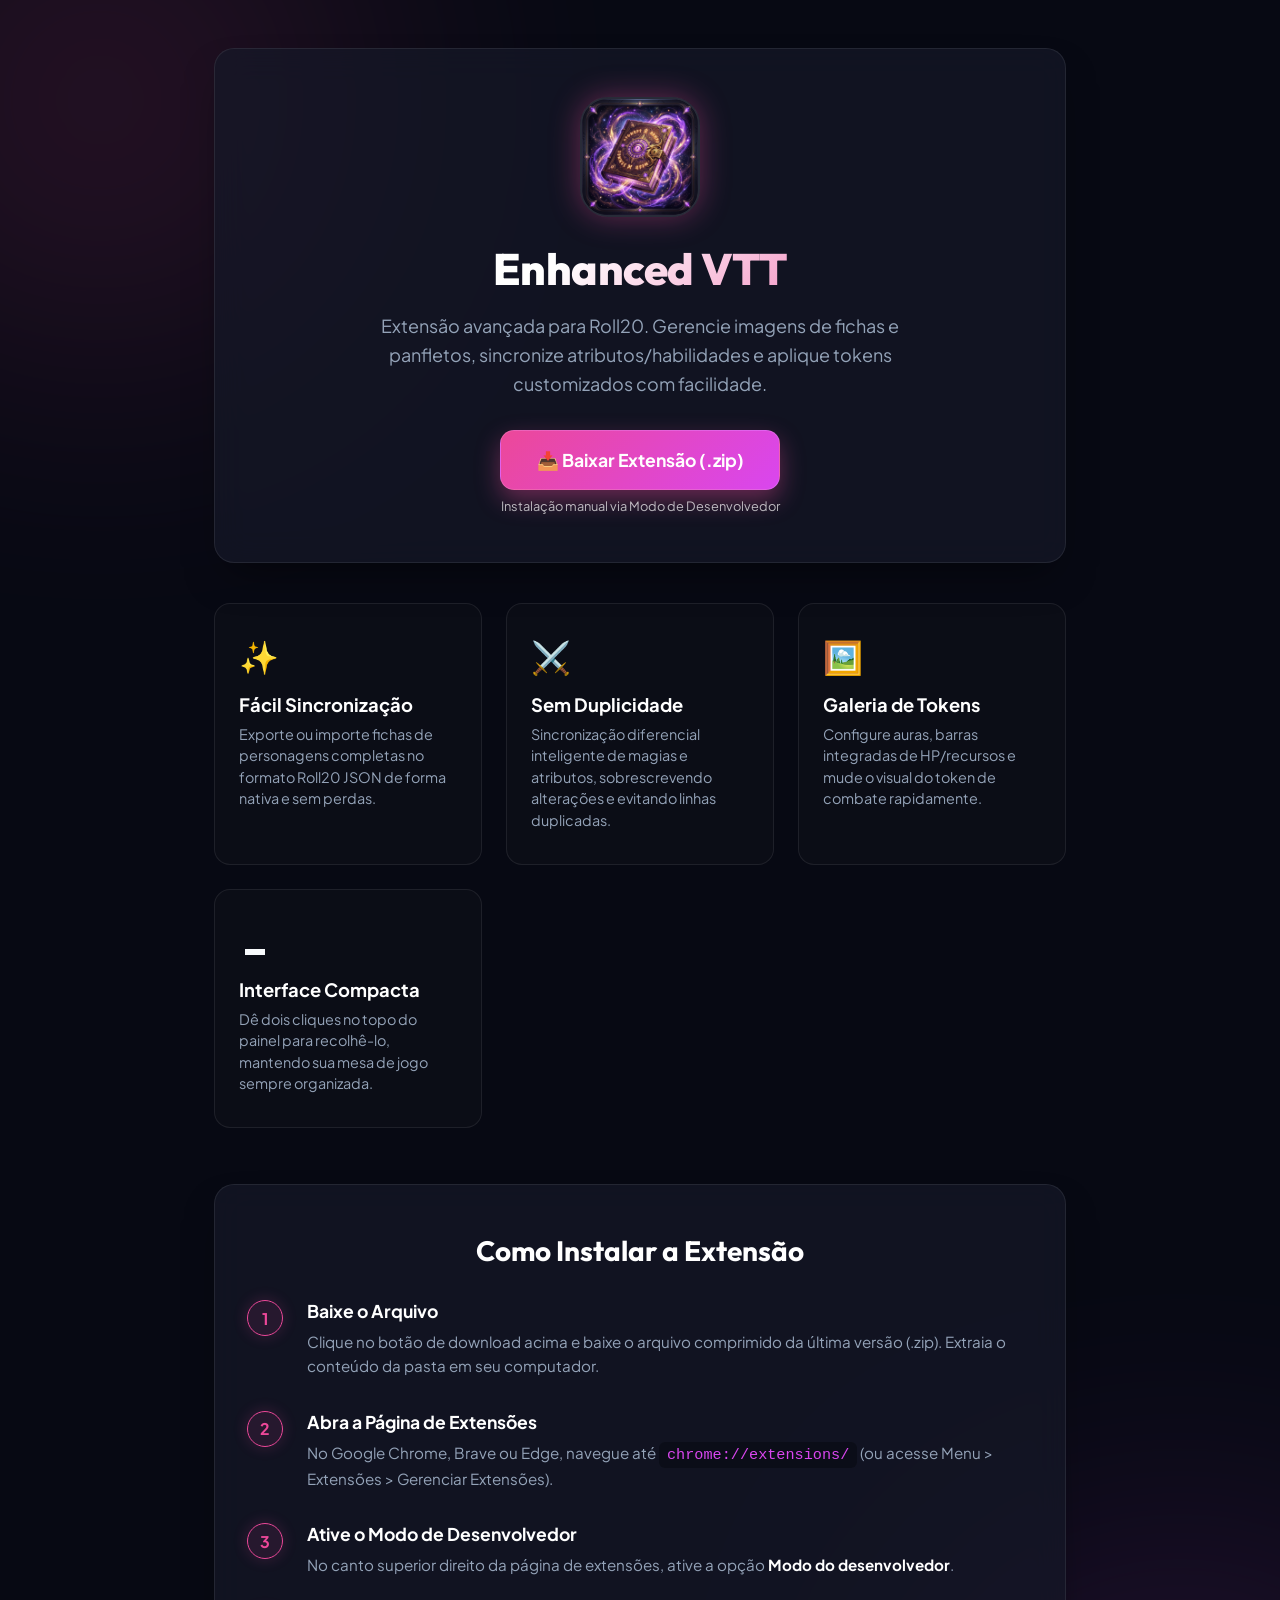
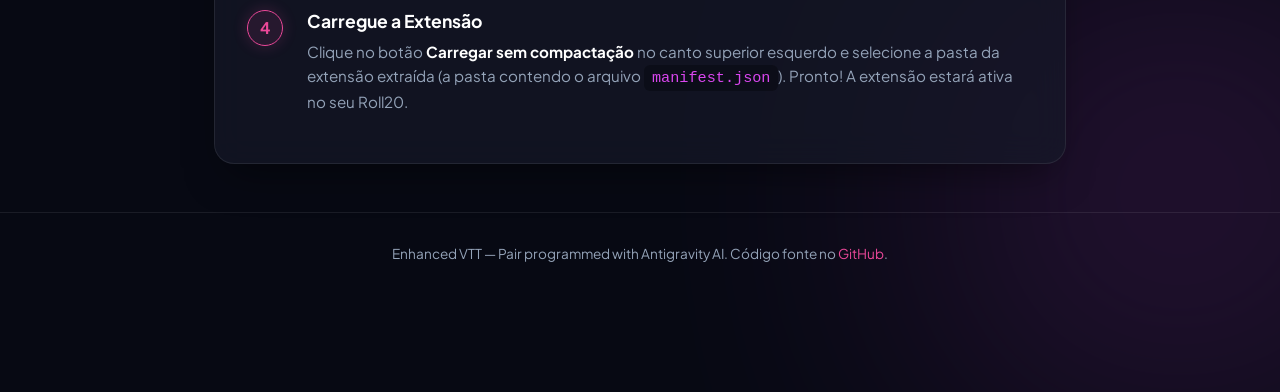
<file: docs/index.html>
<!DOCTYPE html>
<html lang="pt-BR">
<head>
  <meta charset="UTF-8">
  <meta name="viewport" content="width=device-width, initial-scale=1.0">
  <title>Enhanced VTT - Utilitário de Fichas & Tokens para Roll20</title>
  
  <!-- Fontes -->
  <link rel="preconnect" href="https://fonts.googleapis.com">
  <link rel="preconnect" href="https://fonts.gstatic.com" crossorigin>
  <link href="https://fonts.googleapis.com/css2?family=Outfit:wght@300;400;600;800&family=Plus+Jakarta+Sans:wght@300;400;600;700&display=swap" rel="stylesheet">
  
  <style>
    :root {
      --bg-dark: #070913;
      --bg-surface: rgba(22, 25, 41, 0.7);
      --primary: #ec4899;
      --primary-glow: rgba(236, 72, 153, 0.4);
      --secondary: #d946ef;
      --text-main: #f8fafc;
      --text-muted: #94a3b8;
      --border: rgba(255, 255, 255, 0.08);
      --radius: 20px;
    }

    * {
      box-sizing: border-box;
      margin: 0;
      padding: 0;
    }

    body {
      background-color: var(--bg-dark);
      color: var(--text-main);
      font-family: 'Plus Jakarta Sans', sans-serif;
      min-height: 100vh;
      display: flex;
      flex-direction: column;
      align-items: center;
      overflow-x: hidden;
      position: relative;
    }

    /* Background Glow Effects */
    body::before, body::after {
      content: "";
      position: absolute;
      width: 400px;
      height: 400px;
      border-radius: 50%;
      filter: blur(150px);
      z-index: -1;
      opacity: 0.25;
    }
    body::before {
      top: -100px;
      left: -100px;
      background: var(--primary);
    }
    body::after {
      bottom: -100px;
      right: -100px;
      background: var(--secondary);
    }

    .container {
      max-width: 900px;
      width: 100%;
      padding: 3rem 1.5rem;
      display: flex;
      flex-direction: column;
      align-items: center;
      text-align: center;
    }

    /* Glass Header Card */
    .hero-card {
      background: var(--bg-surface);
      backdrop-filter: blur(16px);
      -webkit-backdrop-filter: blur(16px);
      border: 1px solid var(--border);
      border-radius: var(--radius);
      padding: 3rem 2rem;
      width: 100%;
      box-shadow: 0 20px 40px -15px rgba(0,0,0,0.5);
      margin-bottom: 2.5rem;
      transition: transform 0.3s ease;
    }

    .logo-container {
      width: 120px;
      height: 120px;
      margin-bottom: 1.5rem;
      position: relative;
      display: inline-block;
    }

    .logo {
      width: 100%;
      height: 100%;
      border-radius: 28px;
      object-fit: cover;
      box-shadow: 0 0 30px var(--primary-glow);
      border: 2px solid rgba(255,255,255,0.1);
    }

    h1 {
      font-family: 'Outfit', sans-serif;
      font-size: 2.75rem;
      font-weight: 800;
      letter-spacing: -0.5px;
      margin-bottom: 1rem;
      background: linear-gradient(135deg, #ffffff 40%, var(--primary) 100%);
      -webkit-background-clip: text;
      -webkit-text-fill-color: transparent;
    }

    .subtitle {
      font-size: 1.125rem;
      color: var(--text-muted);
      max-width: 600px;
      margin: 0 auto 2rem auto;
      line-height: 1.6;
    }

    /* Download Button */
    .download-btn {
      display: inline-flex;
      align-items: center;
      gap: 12px;
      background: linear-gradient(135deg, var(--primary) 0%, var(--secondary) 100%);
      color: #ffffff;
      padding: 1.1rem 2.2rem;
      border-radius: 14px;
      font-size: 1.1rem;
      font-weight: 700;
      text-decoration: none;
      box-shadow: 0 10px 25px var(--primary-glow);
      transition: all 0.25s cubic-bezier(0.16, 1, 0.3, 1);
      border: 1px solid rgba(255,255,255,0.15);
      cursor: pointer;
    }

    .download-btn:hover {
      transform: translateY(-3px) scale(1.02);
      box-shadow: 0 15px 30px rgba(236, 72, 153, 0.6);
    }

    .download-btn:active {
      transform: translateY(0);
    }

    .btn-subtext {
      font-size: 0.8rem;
      color: rgba(255,255,255,0.7);
      margin-top: 8px;
    }

    /* Features Grid */
    .features-grid {
      display: grid;
      grid-template-columns: repeat(auto-fit, minmax(260px, 1fr));
      gap: 1.5rem;
      width: 100%;
      margin-bottom: 3.5rem;
    }

    .feature-card {
      background: rgba(15, 17, 26, 0.6);
      border: 1px solid var(--border);
      border-radius: 16px;
      padding: 2rem 1.5rem;
      text-align: left;
      transition: all 0.2s ease;
    }

    .feature-card:hover {
      border-color: rgba(236, 72, 153, 0.3);
      transform: translateY(-2px);
    }

    .feature-icon {
      font-size: 2rem;
      margin-bottom: 1rem;
    }

    .feature-title {
      font-size: 1.15rem;
      font-weight: 700;
      margin-bottom: 0.5rem;
      color: #fff;
    }

    .feature-desc {
      font-size: 0.9rem;
      color: var(--text-muted);
      line-height: 1.5;
    }

    /* Installation Steps Section */
    .steps-section {
      width: 100%;
      background: var(--bg-surface);
      backdrop-filter: blur(16px);
      border: 1px solid var(--border);
      border-radius: var(--radius);
      padding: 3rem 2rem;
      text-align: left;
      box-shadow: 0 20px 40px -15px rgba(0,0,0,0.5);
    }

    .section-title {
      font-family: 'Outfit', sans-serif;
      font-size: 1.75rem;
      font-weight: 700;
      margin-bottom: 2rem;
      text-align: center;
      background: linear-gradient(135deg, #ffffff 70%, var(--secondary) 100%);
      -webkit-background-clip: text;
      -webkit-text-fill-color: transparent;
    }

    .step {
      display: flex;
      gap: 1.5rem;
      margin-bottom: 2rem;
      position: relative;
    }

    .step:last-child {
      margin-bottom: 0;
    }

    .step-number {
      width: 36px;
      height: 36px;
      border-radius: 50%;
      background: rgba(236, 72, 153, 0.1);
      border: 1px solid var(--primary);
      color: var(--primary);
      display: flex;
      align-items: center;
      justify-content: center;
      font-weight: 700;
      flex-shrink: 0;
      box-shadow: 0 0 15px rgba(236, 72, 153, 0.2);
    }

    .step-content {
      flex: 1;
    }

    .step-title {
      font-size: 1.1rem;
      font-weight: 700;
      color: #fff;
      margin-bottom: 0.5rem;
    }

    .step-desc {
      font-size: 0.95rem;
      color: var(--text-muted);
      line-height: 1.6;
    }

    .step-code {
      background: rgba(0,0,0,0.3);
      padding: 4px 8px;
      border-radius: 6px;
      font-family: monospace;
      color: var(--secondary);
    }

    footer {
      margin-top: auto;
      padding: 2rem 0;
      font-size: 0.85rem;
      color: var(--text-muted);
      border-top: 1px solid var(--border);
      width: 100%;
      text-align: center;
    }

    footer a {
      color: var(--primary);
      text-decoration: none;
    }

    footer a:hover {
      text-decoration: underline;
    }

    @media (max-width: 600px) {
      h1 {
        font-size: 2.2rem;
      }
      .logo-container {
        width: 100px;
        height: 100px;
      }
      .hero-card, .steps-section {
        padding: 2rem 1.25rem;
      }
    }
  </style>
</head>
<body>

  <div class="container">
    
    <!-- Hero Header -->
    <header class="hero-card">
      <div class="logo-container">
        <img src="logo.png" alt="Logo Enhanced VTT" class="logo" />
      </div>
      <h1>Enhanced VTT</h1>
      <p class="subtitle">
        Extensão avançada para Roll20. Gerencie imagens de fichas e panfletos, sincronize atributos/habilidades e aplique tokens customizados com facilidade.
      </p>
      
      <!-- NOTA: Atualize o href abaixo com o link correto do seu release no GitHub -->
      <a href="https://github.com/MathFernandes404/EnhancedVTT/releases" class="download-btn" id="dl-link" target="_blank">
        <span>📥 Baixar Extensão (.zip)</span>
      </a>
      <div class="btn-subtext">Instalação manual via Modo de Desenvolvedor</div>
    </header>

    <!-- Funcionalidades -->
    <section class="features-grid">
      <div class="feature-card">
        <div class="feature-icon">✨</div>
        <div class="feature-title">Fácil Sincronização</div>
        <div class="feature-desc">Exporte ou importe fichas de personagens completas no formato Roll20 JSON de forma nativa e sem perdas.</div>
      </div>
      <div class="feature-card">
        <div class="feature-icon">⚔️</div>
        <div class="feature-title">Sem Duplicidade</div>
        <div class="feature-desc">Sincronização diferencial inteligente de magias e atributos, sobrescrevendo alterações e evitando linhas duplicadas.</div>
      </div>
      <div class="feature-card">
        <div class="feature-icon">🖼️</div>
        <div class="feature-title">Galeria de Tokens</div>
        <div class="feature-desc">Configure auras, barras integradas de HP/recursos e mude o visual do token de combate rapidamente.</div>
      </div>
      <div class="feature-card">
        <div class="feature-icon">🗕</div>
        <div class="feature-title">Interface Compacta</div>
        <div class="feature-desc">Dê dois cliques no topo do painel para recolhê-lo, mantendo sua mesa de jogo sempre organizada.</div>
      </div>
    </section>

    <!-- Passos de Instalação -->
    <section class="steps-section">
      <h2 class="section-title">Como Instalar a Extensão</h2>
      
      <div class="step">
        <div class="step-number">1</div>
        <div class="step-content">
          <div class="step-title">Baixe o Arquivo</div>
          <div class="step-desc">Clique no botão de download acima e baixe o arquivo comprimido da última versão (.zip). Extraia o conteúdo da pasta em seu computador.</div>
        </div>
      </div>

      <div class="step">
        <div class="step-number">2</div>
        <div class="step-content">
          <div class="step-title">Abra a Página de Extensões</div>
          <div class="step-desc">No Google Chrome, Brave ou Edge, navegue até <span class="step-code">chrome://extensions/</span> (ou acesse Menu > Extensões > Gerenciar Extensões).</div>
        </div>
      </div>

      <div class="step">
        <div class="step-number">3</div>
        <div class="step-content">
          <div class="step-title">Ative o Modo de Desenvolvedor</div>
          <div class="step-desc">No canto superior direito da página de extensões, ative a opção <strong style="color: #fff;">Modo do desenvolvedor</strong>.</div>
        </div>
      </div>

      <div class="step">
        <div class="step-number">4</div>
        <div class="step-content">
          <div class="step-title">Carregue a Extensão</div>
          <div class="step-desc">Clique no botão <strong style="color: #fff;">Carregar sem compactação</strong> no canto superior esquerdo e selecione a pasta da extensão extraída (a pasta contendo o arquivo <span class="step-code">manifest.json</span>). Pronto! A extensão estará ativa no seu Roll20.</div>
        </div>
      </div>
    </section>

  </div>

  <footer>
    <p>Enhanced VTT — Pair programmed with Antigravity AI. Código fonte no <a href="https://github.com/MathFernandes404/EnhancedVTT" target="_blank">GitHub</a>.</p>
  </footer>

  <script>
    // Tenta atualizar dinamicamente o link de download se a página for hospedada no GitHub
    const repoPath = "MathFernandes404/EnhancedVTT";
    const dlLink = document.getElementById("dl-link");
    
    // Podemos tentar pegar dinamicamente o zip do release mais recente se existirem releases
    fetch(`https://api.github.com/repos/${repoPath}/releases/latest`)
      .then(res => res.json())
      .then(data => {
        if (data.zipball_url) {
          dlLink.href = data.zipball_url;
        } else if (data.assets && data.assets.length > 0) {
          dlLink.href = data.assets[0].browser_download_url;
        }
      })
      .catch(err => console.log("Usando link de releases padrão:", err));
  </script>
</body>
</html>
</file>
